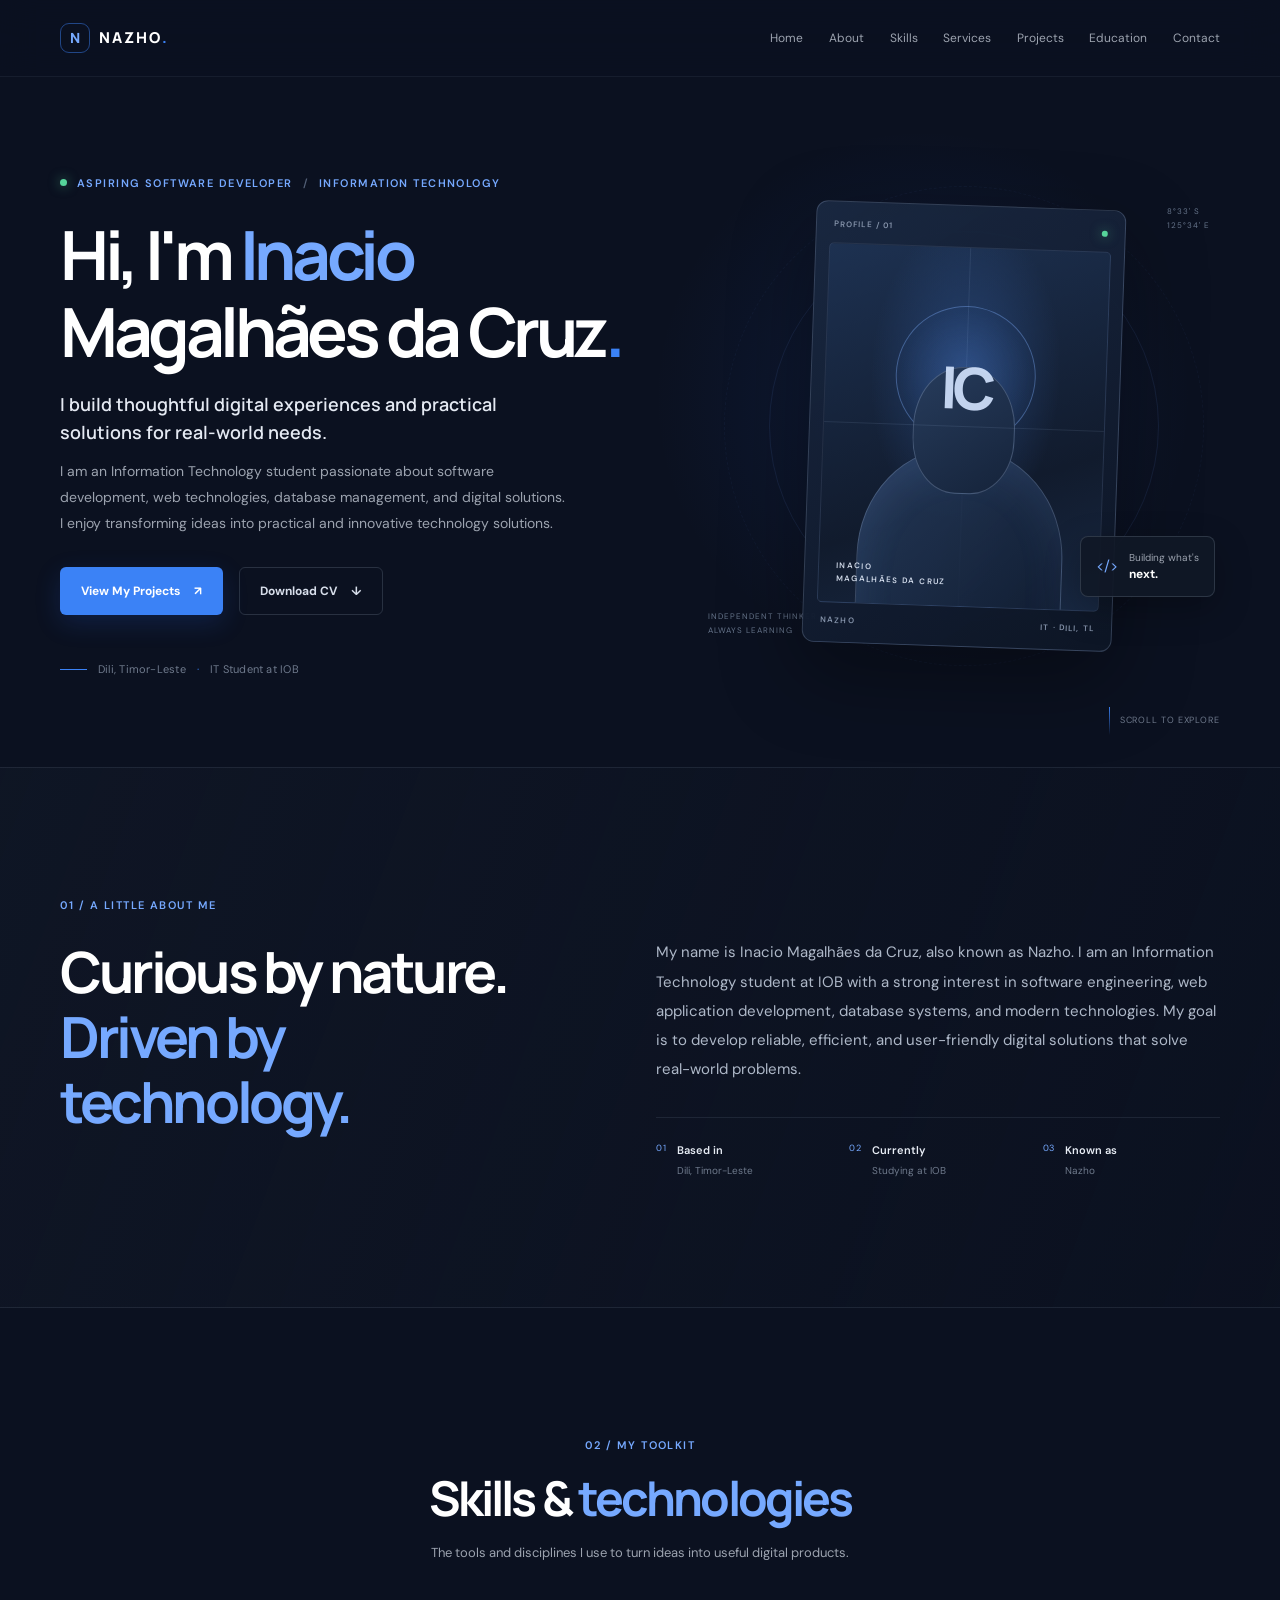
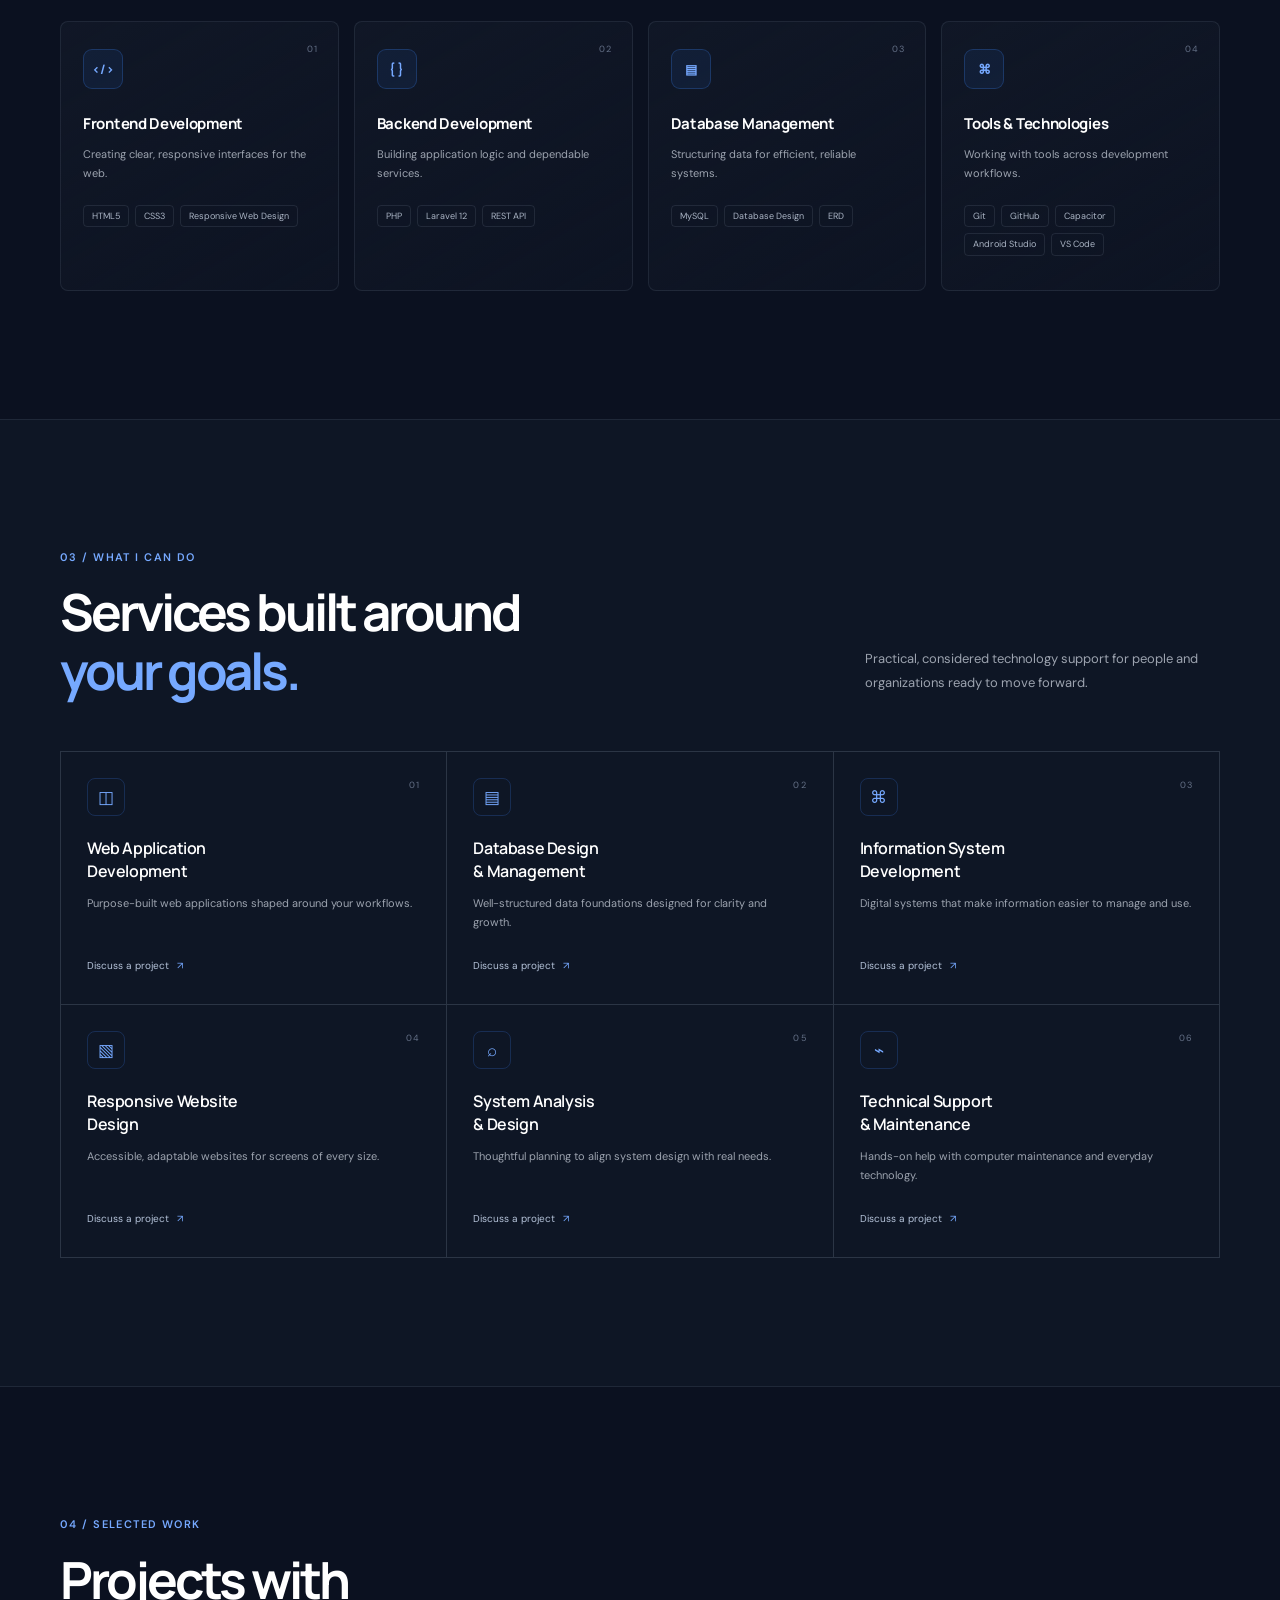
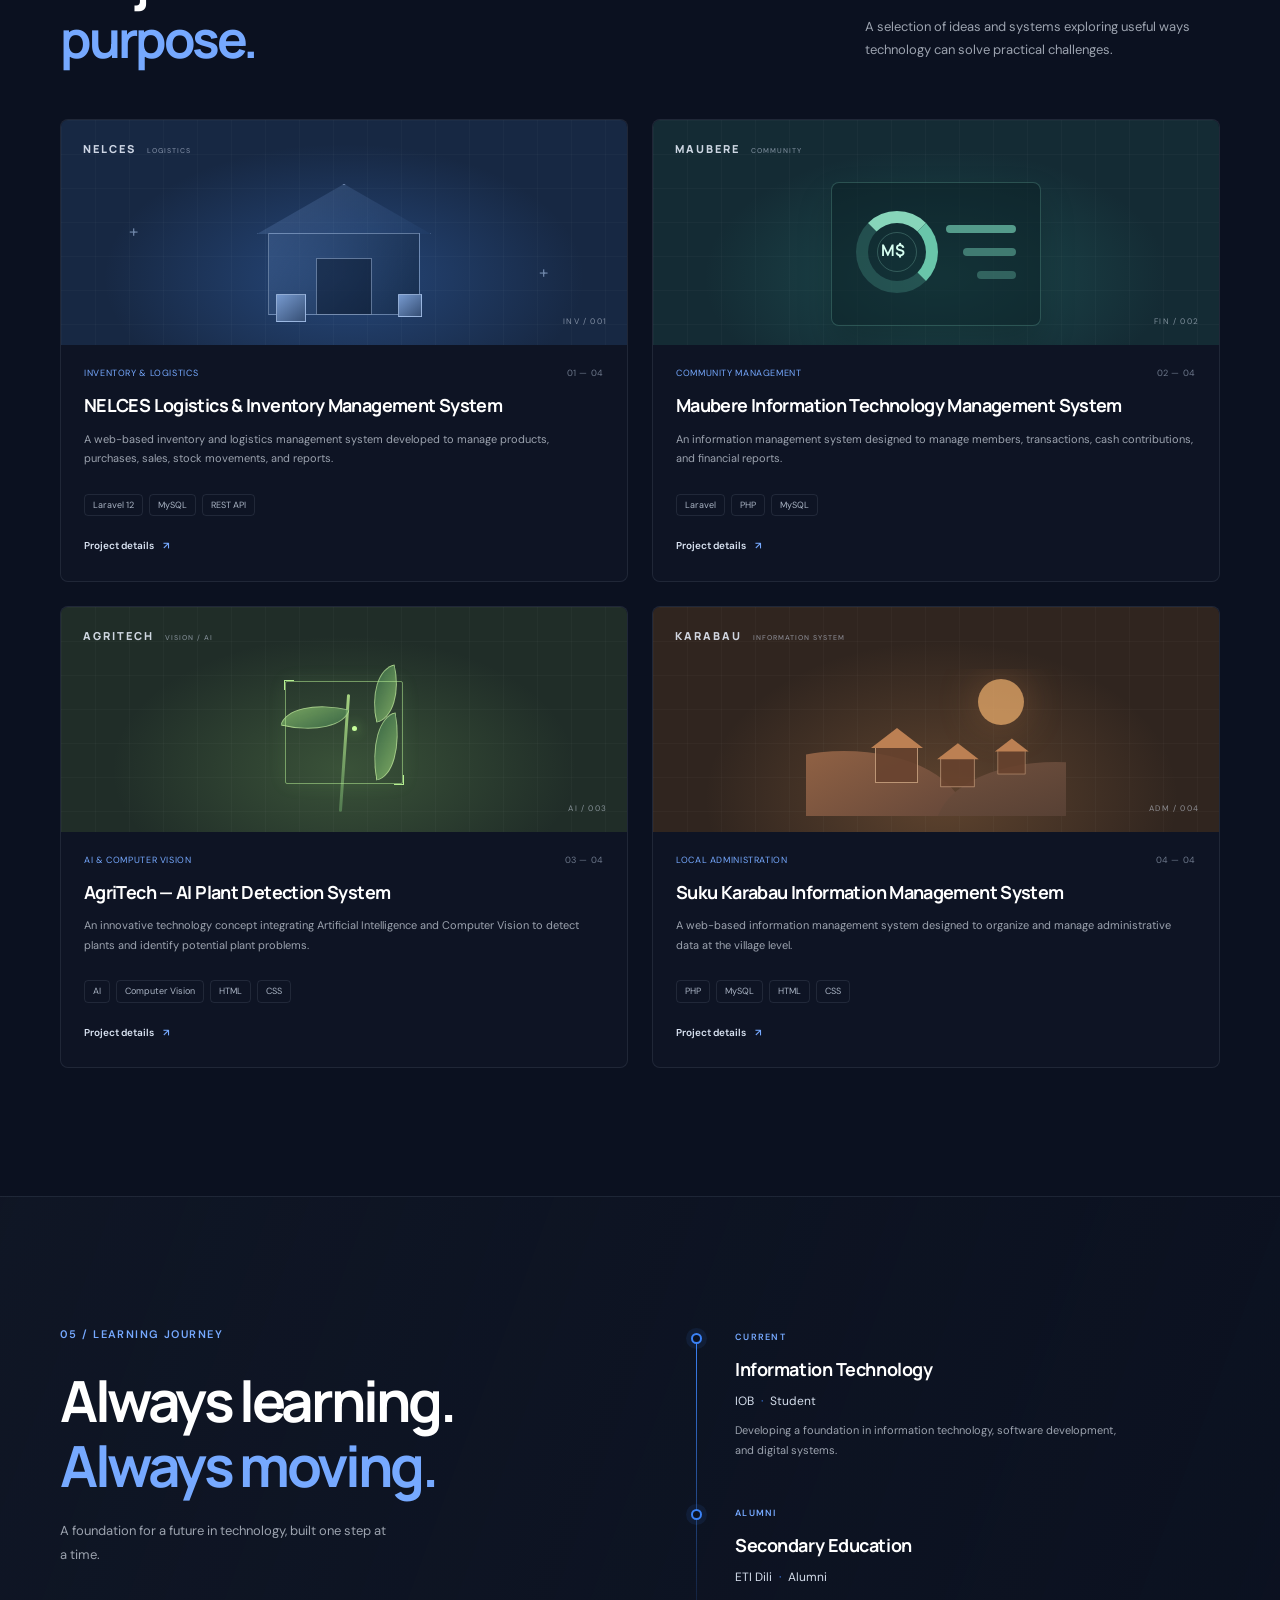
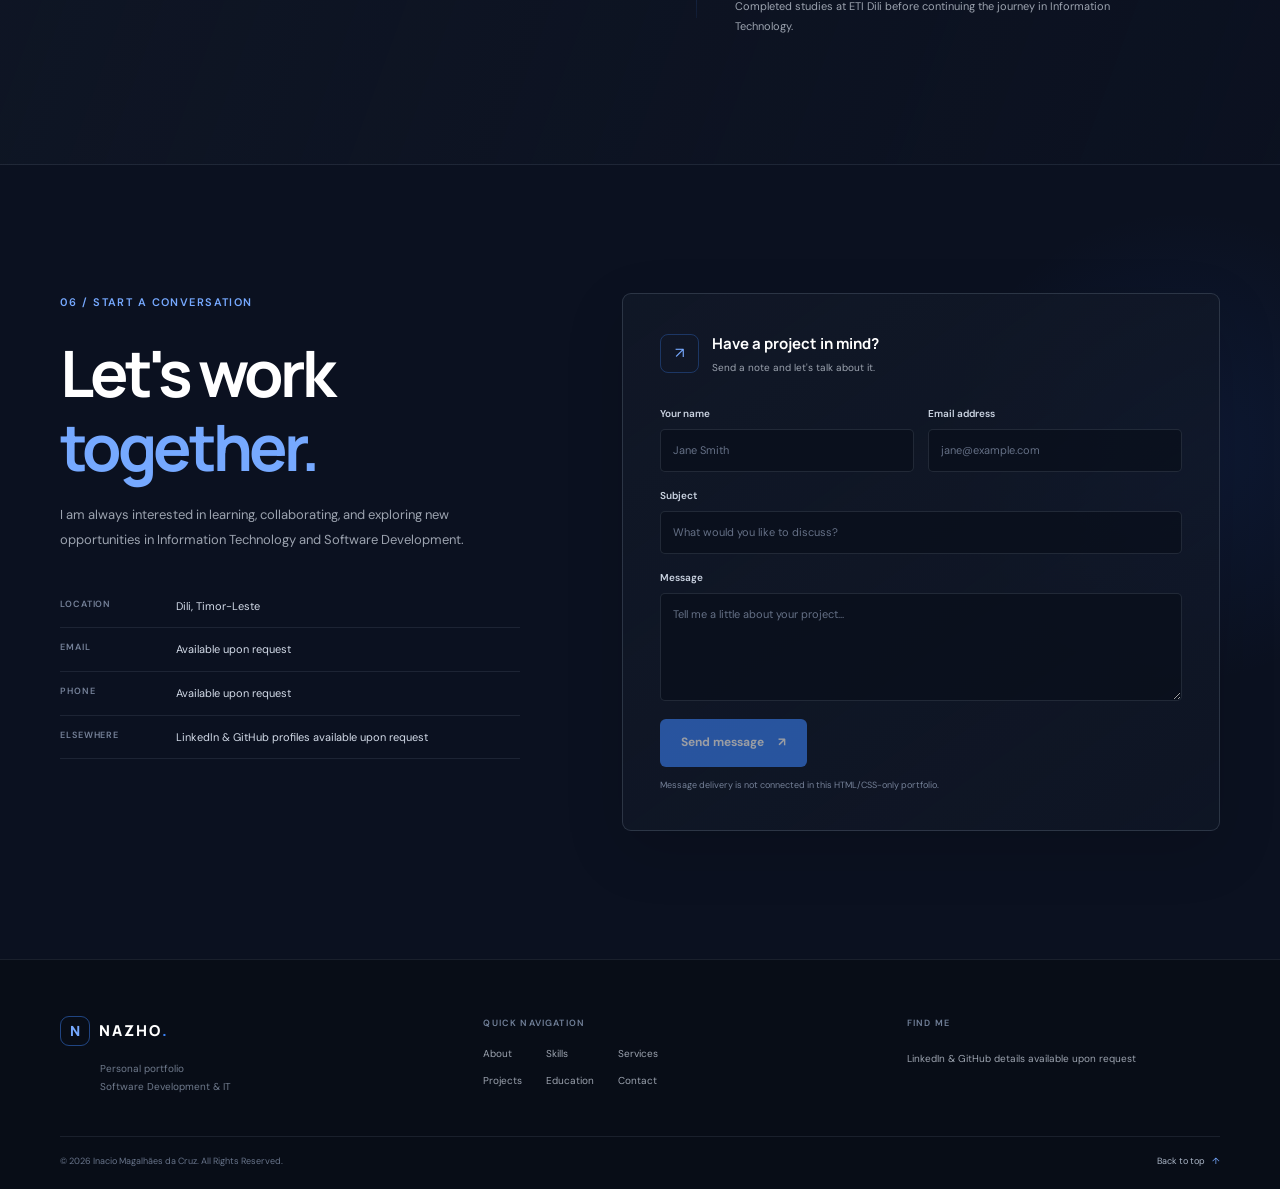
<file: index.html>
<!DOCTYPE html>
<html lang="en">
<head>
  <meta charset="UTF-8">
  <meta name="viewport" content="width=device-width, initial-scale=1.0">
  <meta name="theme-color" content="#0b1120">
  <meta name="description" content="The portfolio of Inacio Magalhães da Cruz, an aspiring software developer and Information Technology student in Dili, Timor-Leste.">
  <title>Inacio Magalhães da Cruz — Software Developer</title>
  <link rel="preconnect" href="https://fonts.googleapis.com">
  <link rel="preconnect" href="https://fonts.gstatic.com" crossorigin>
  <link href="https://fonts.googleapis.com/css2?family=DM+Sans:wght@400;500;600;700&family=Manrope:wght@400;500;600;700;800&display=swap" rel="stylesheet">
  <link rel="stylesheet" href="css/style.css">
</head>
<body>
  <header class="site-header">
    <div class="container header-inner">
      <a class="brand" href="#home" aria-label="Nazho home"><span class="brand-mark">N</span> NAZHO<span class="brand-period">.</span></a>
      <nav class="desktop-nav" aria-label="Main navigation">
        <a href="#home">Home</a>
        <a href="#about">About</a>
        <a href="#skills">Skills</a>
        <a href="#services">Services</a>
        <a href="#projects">Projects</a>
        <a href="#education">Education</a>
        <a href="#contact">Contact</a>
      </nav>
      <details class="mobile-menu">
        <summary aria-label="Open navigation menu"><span></span><span></span><span></span></summary>
        <nav class="mobile-nav" aria-label="Mobile navigation">
          <a href="#home">Home</a>
          <a href="#about">About</a>
          <a href="#skills">Skills</a>
          <a href="#services">Services</a>
          <a href="#projects">Projects</a>
          <a href="#education">Education</a>
          <a href="#contact">Contact</a>
        </nav>
      </details>
    </div>
  </header>

  <main>
    <section class="hero section" id="home">
      <div class="hero-glow" aria-hidden="true"></div>
      <div class="container hero-layout">
        <div class="hero-copy">
          <p class="eyebrow"><span class="status-dot"></span> Aspiring Software Developer <span class="eyebrow-divider">/</span> Information Technology</p>
          <h1>Hi, I'm <span>Inacio</span><br>Magalhães da Cruz<span class="accent">.</span></h1>
          <p class="hero-lead">I build thoughtful digital experiences and practical solutions for real-world needs.</p>
          <p class="hero-description">I am an Information Technology student passionate about software development, web technologies, database management, and digital solutions. I enjoy transforming ideas into practical and innovative technology solutions.</p>
          <div class="hero-actions">
            <a class="button button-primary" href="#projects">View My Projects <span aria-hidden="true">↗</span></a>
            <a class="button button-quiet" href="data:text/plain;charset=utf-8,Inacio%20Magalh%C3%A3es%20da%20Cruz%20%28Nazho%29%0AAspiring%20Software%20Developer%20%7C%20Information%20Technology%0ADili%2C%20Timor-Leste%0A%0APROFILE%0AInformation%20Technology%20student%20at%20IOB%20interested%20in%20software%20engineering%2C%20web%20application%20development%2C%20database%20systems%2C%20and%20user-friendly%20digital%20solutions.%0A%0AEDUCATION%0AInformation%20Technology%20%E2%80%94%20IOB%20%28Current%20Student%29%0AETI%20Dili%20%28Alumni%29%0A%0ASKILLS%0AHTML5%2C%20CSS3%2C%20Responsive%20Web%20Design%2C%20PHP%2C%20Laravel%2012%2C%20REST%20API%2C%20MySQL%2C%20Database%20Design%2C%20Git%2C%20GitHub%2C%20Capacitor%2C%20Android%20Studio%2C%20Visual%20Studio%20Code%0A%0ASELECTED%20PROJECTS%0ANELCES%20Logistics%20%26%20Inventory%20Management%20System%0AMaubere%20Information%20Technology%20Management%20System%0AAgriTech%20%E2%80%94%20AI%20Plant%20Detection%20System%0ASuku%20Karabau%20Information%20Management%20System" download="Inacio-Magalhaes-da-Cruz-CV.txt">Download CV <span aria-hidden="true">↓</span></a>
          </div>
          <div class="hero-meta">
            <span class="meta-line"></span>
            <span>Dili, Timor-Leste</span>
            <span class="meta-separator">·</span>
            <span>IT Student at IOB</span>
          </div>
        </div>
        <div class="hero-visual">
          <div class="visual-orbit orbit-one" aria-hidden="true"></div>
          <div class="visual-orbit orbit-two" aria-hidden="true"></div>
          <div class="portrait-card" role="img" aria-label="Profile placeholder for Inacio Magalhães da Cruz">
            <div class="portrait-topline"><span>PROFILE / 01</span><span class="portrait-signal"></span></div>
            <div class="portrait-art">
              <span class="portrait-sun"></span>
              <span class="portrait-initials">IC</span>
              <span class="portrait-silhouette"></span>
              <span class="portrait-caption">INACIO<br>MAGALHÃES DA CRUZ</span>
            </div>
            <div class="portrait-footer"><span>NAZHO</span><span>IT · DILI, TL</span></div>
          </div>
          <div class="floating-note"><span class="note-icon">&lt;/&gt;</span><span>Building what's<br><strong>next.</strong></span></div>
          <span class="visual-coordinate coordinate-top" aria-hidden="true">8°33' S<br>125°34' E</span>
          <span class="visual-coordinate coordinate-bottom" aria-hidden="true">INDEPENDENT THINKER<br>ALWAYS LEARNING</span>
        </div>
      </div>
      <a class="scroll-cue" href="#about"><span></span> Scroll to explore</a>
    </section>

    <section class="section about-section" id="about">
      <div class="container about-grid">
        <div class="section-heading">
          <p class="section-kicker">01 / A little about me</p>
          <h2>Curious by nature.<br><span>Driven by technology.</span></h2>
        </div>
        <div class="about-content">
          <p class="about-copy">My name is Inacio Magalhães da Cruz, also known as Nazho. I am an Information Technology student at IOB with a strong interest in software engineering, web application development, database systems, and modern technologies. My goal is to develop reliable, efficient, and user-friendly digital solutions that solve real-world problems.</p>
          <div class="about-facts">
            <div class="fact"><span class="fact-number">01</span><span><strong>Based in</strong><small>Dili, Timor-Leste</small></span></div>
            <div class="fact"><span class="fact-number">02</span><span><strong>Currently</strong><small>Studying at IOB</small></span></div>
            <div class="fact"><span class="fact-number">03</span><span><strong>Known as</strong><small>Nazho</small></span></div>
          </div>
        </div>
      </div>
    </section>

    <section class="section skills-section" id="skills">
      <div class="container">
        <div class="section-heading section-heading-centered">
          <p class="section-kicker">02 / My toolkit</p>
          <h2>Skills &amp; <span>technologies</span></h2>
          <p class="section-intro">The tools and disciplines I use to turn ideas into useful digital products.</p>
        </div>
        <div class="skills-grid">
          <article class="skill-card">
            <div class="card-index">01</div><div class="skill-icon" aria-hidden="true">&lt;/&gt;</div>
            <h3>Frontend Development</h3>
            <p>Creating clear, responsive interfaces for the web.</p>
            <ul class="tag-list"><li>HTML5</li><li>CSS3</li><li>Responsive Web Design</li></ul>
          </article>
          <article class="skill-card">
            <div class="card-index">02</div><div class="skill-icon" aria-hidden="true">{ }</div>
            <h3>Backend Development</h3>
            <p>Building application logic and dependable services.</p>
            <ul class="tag-list"><li>PHP</li><li>Laravel 12</li><li>REST API</li></ul>
          </article>
          <article class="skill-card">
            <div class="card-index">03</div><div class="skill-icon" aria-hidden="true">▤</div>
            <h3>Database Management</h3>
            <p>Structuring data for efficient, reliable systems.</p>
            <ul class="tag-list"><li>MySQL</li><li>Database Design</li><li>ERD</li></ul>
          </article>
          <article class="skill-card">
            <div class="card-index">04</div><div class="skill-icon" aria-hidden="true">⌘</div>
            <h3>Tools &amp; Technologies</h3>
            <p>Working with tools across development workflows.</p>
            <ul class="tag-list"><li>Git</li><li>GitHub</li><li>Capacitor</li><li>Android Studio</li><li>VS Code</li></ul>
          </article>
        </div>
      </div>
    </section>

    <section class="section services-section" id="services">
      <div class="container">
        <div class="section-heading section-heading-row">
          <div><p class="section-kicker">03 / What I can do</p><h2>Services built around<br><span>your goals.</span></h2></div>
          <p class="section-intro">Practical, considered technology support for people and organizations ready to move forward.</p>
        </div>
        <div class="services-grid">
          <article class="service-card"><span class="service-number">01</span><span class="service-symbol" aria-hidden="true">◫</span><h3>Web Application<br>Development</h3><p>Purpose-built web applications shaped around your workflows.</p><a href="#contact" aria-label="Discuss web application development">Discuss a project <span aria-hidden="true">↗</span></a></article>
          <article class="service-card"><span class="service-number">02</span><span class="service-symbol" aria-hidden="true">▤</span><h3>Database Design<br>&amp; Management</h3><p>Well-structured data foundations designed for clarity and growth.</p><a href="#contact" aria-label="Discuss database design and management">Discuss a project <span aria-hidden="true">↗</span></a></article>
          <article class="service-card"><span class="service-number">03</span><span class="service-symbol" aria-hidden="true">⌘</span><h3>Information System<br>Development</h3><p>Digital systems that make information easier to manage and use.</p><a href="#contact" aria-label="Discuss information system development">Discuss a project <span aria-hidden="true">↗</span></a></article>
          <article class="service-card"><span class="service-number">04</span><span class="service-symbol" aria-hidden="true">▧</span><h3>Responsive Website<br>Design</h3><p>Accessible, adaptable websites for screens of every size.</p><a href="#contact" aria-label="Discuss responsive website design">Discuss a project <span aria-hidden="true">↗</span></a></article>
          <article class="service-card"><span class="service-number">05</span><span class="service-symbol" aria-hidden="true">⌕</span><h3>System Analysis<br>&amp; Design</h3><p>Thoughtful planning to align system design with real needs.</p><a href="#contact" aria-label="Discuss system analysis and design">Discuss a project <span aria-hidden="true">↗</span></a></article>
          <article class="service-card"><span class="service-number">06</span><span class="service-symbol" aria-hidden="true">⌁</span><h3>Technical Support<br>&amp; Maintenance</h3><p>Hands-on help with computer maintenance and everyday technology.</p><a href="#contact" aria-label="Discuss technical support and maintenance">Discuss a project <span aria-hidden="true">↗</span></a></article>
        </div>
      </div>
    </section>

    <section class="section projects-section" id="projects">
      <div class="container">
        <div class="section-heading section-heading-row">
          <div><p class="section-kicker">04 / Selected work</p><h2>Projects with<br><span>purpose.</span></h2></div>
          <p class="section-intro">A selection of ideas and systems exploring useful ways technology can solve practical challenges.</p>
        </div>
        <div class="projects-grid">
          <article class="project-card project-large">
            <div class="project-art art-logistics" aria-hidden="true"><div class="art-label">NELCES <span>LOGISTICS</span></div><div class="warehouse-visual"><span class="warehouse-roof"></span><span class="warehouse-building"></span><span class="warehouse-door"></span><span class="warehouse-box box-one"></span><span class="warehouse-box box-two"></span></div><span class="art-cross cross-one">+</span><span class="art-cross cross-two">+</span><span class="art-code">INV / 001</span></div>
            <div class="project-content"><div class="project-topline"><span>Inventory &amp; logistics</span><span>01 — 04</span></div><h3>NELCES Logistics &amp; Inventory Management System</h3><p>A web-based inventory and logistics management system developed to manage products, purchases, sales, stock movements, and reports.</p><ul class="project-tags"><li>Laravel 12</li><li>MySQL</li><li>REST API</li></ul><a class="project-link" href="#contact" aria-label="Ask about the NELCES project">Project details <span aria-hidden="true">↗</span></a></div>
          </article>
          <article class="project-card">
            <div class="project-art art-maubere" aria-hidden="true"><div class="art-label">MAUBERE <span>COMMUNITY</span></div><div class="finance-visual"><span class="finance-ring"></span><span class="finance-bar bar-one"></span><span class="finance-bar bar-two"></span><span class="finance-bar bar-three"></span><span class="finance-value">M$</span></div><span class="art-code">FIN / 002</span></div>
            <div class="project-content"><div class="project-topline"><span>Community management</span><span>02 — 04</span></div><h3>Maubere Information Technology Management System</h3><p>An information management system designed to manage members, transactions, cash contributions, and financial reports.</p><ul class="project-tags"><li>Laravel</li><li>PHP</li><li>MySQL</li></ul><a class="project-link" href="#contact" aria-label="Ask about the Maubere project">Project details <span aria-hidden="true">↗</span></a></div>
          </article>
          <article class="project-card">
            <div class="project-art art-agritech" aria-hidden="true"><div class="art-label">AGRITECH <span>VISION / AI</span></div><div class="plant-visual"><span class="plant-stem"></span><span class="plant-leaf leaf-one"></span><span class="plant-leaf leaf-two"></span><span class="plant-leaf leaf-three"></span><span class="scan-frame"></span><span class="scan-point"></span></div><span class="art-code">AI / 003</span></div>
            <div class="project-content"><div class="project-topline"><span>AI &amp; computer vision</span><span>03 — 04</span></div><h3>AgriTech — AI Plant Detection System</h3><p>An innovative technology concept integrating Artificial Intelligence and Computer Vision to detect plants and identify potential plant problems.</p><ul class="project-tags"><li>AI</li><li>Computer Vision</li><li>HTML</li><li>CSS</li></ul><a class="project-link" href="#contact" aria-label="Ask about the AgriTech project">Project details <span aria-hidden="true">↗</span></a></div>
          </article>
          <article class="project-card project-large">
            <div class="project-art art-suku" aria-hidden="true"><div class="art-label">KARABAU <span>INFORMATION SYSTEM</span></div><div class="village-visual"><span class="village-hill hill-one"></span><span class="village-hill hill-two"></span><span class="village-house house-one"></span><span class="village-house house-two"></span><span class="village-house house-three"></span><span class="village-sun"></span></div><span class="art-code">ADM / 004</span></div>
            <div class="project-content"><div class="project-topline"><span>Local administration</span><span>04 — 04</span></div><h3>Suku Karabau Information Management System</h3><p>A web-based information management system designed to organize and manage administrative data at the village level.</p><ul class="project-tags"><li>PHP</li><li>MySQL</li><li>HTML</li><li>CSS</li></ul><a class="project-link" href="#contact" aria-label="Ask about the Suku Karabau project">Project details <span aria-hidden="true">↗</span></a></div>
          </article>
        </div>
      </div>
    </section>

    <section class="section education-section" id="education">
      <div class="container education-layout">
        <div class="section-heading"><p class="section-kicker">05 / Learning journey</p><h2>Always learning.<br><span>Always moving.</span></h2><p class="section-intro">A foundation for a future in technology, built one step at a time.</p></div>
        <div class="timeline">
          <article class="timeline-item"><span class="timeline-dot"></span><p class="timeline-date">CURRENT</p><h3>Information Technology</h3><p class="timeline-school">IOB <span>·</span> Student</p><p class="timeline-description">Developing a foundation in information technology, software development, and digital systems.</p></article>
          <article class="timeline-item"><span class="timeline-dot"></span><p class="timeline-date">ALUMNI</p><h3>Secondary Education</h3><p class="timeline-school">ETI Dili <span>·</span> Alumni</p><p class="timeline-description">Completed studies at ETI Dili before continuing the journey in Information Technology.</p></article>
        </div>
      </div>
    </section>

    <section class="section contact-section" id="contact">
      <div class="container contact-layout">
        <div class="contact-copy">
          <p class="section-kicker">06 / Start a conversation</p>
          <h2>Let's work<br><span>together.</span></h2>
          <p class="contact-intro">I am always interested in learning, collaborating, and exploring new opportunities in Information Technology and Software Development.</p>
          <div class="contact-details">
            <div class="contact-detail"><span class="detail-label">LOCATION</span><span>Dili, Timor-Leste</span></div>
            <div class="contact-detail"><span class="detail-label">EMAIL</span><span>Available upon request</span></div>
            <div class="contact-detail"><span class="detail-label">PHONE</span><span>Available upon request</span></div>
            <div class="contact-detail"><span class="detail-label">ELSEWHERE</span><span>LinkedIn &amp; GitHub profiles available upon request</span></div>
          </div>
        </div>
        <div class="contact-form-wrap">
          <div class="form-heading"><span class="form-mark" aria-hidden="true">↗</span><div><h3>Have a project in mind?</h3><p>Send a note and let's talk about it.</p></div></div>
          <form class="contact-form" action="#contact" method="get">
            <div class="form-row">
              <div class="form-field"><label for="name">Your name</label><input id="name" name="name" type="text" placeholder="Jane Smith" autocomplete="name" required></div>
              <div class="form-field"><label for="email">Email address</label><input id="email" name="email" type="email" placeholder="jane@example.com" autocomplete="email" required></div>
            </div>
            <div class="form-field"><label for="subject">Subject</label><input id="subject" name="subject" type="text" placeholder="What would you like to discuss?" required></div>
            <div class="form-field"><label for="message">Message</label><textarea id="message" name="message" rows="4" placeholder="Tell me a little about your project..." required></textarea></div>
            <button class="button button-primary form-submit" type="button" disabled>Send message <span aria-hidden="true">↗</span></button>
            <p class="form-note">Message delivery is not connected in this HTML/CSS-only portfolio.</p>
          </form>
        </div>
      </div>
    </section>
  </main>

  <footer class="site-footer">
    <div class="container">
      <div class="footer-main">
        <div class="footer-brand-block"><a class="brand" href="#home"><span class="brand-mark">N</span> NAZHO<span class="brand-period">.</span></a><p>Personal portfolio<br>Software Development &amp; IT</p></div>
        <div class="footer-nav-block"><p class="footer-label">QUICK NAVIGATION</p><nav class="footer-nav" aria-label="Footer navigation"><a href="#about">About</a><a href="#skills">Skills</a><a href="#services">Services</a><a href="#projects">Projects</a><a href="#education">Education</a><a href="#contact">Contact</a></nav></div>
        <div class="footer-social"><p class="footer-label">FIND ME</p><span>LinkedIn &amp; GitHub details available upon request</span></div>
      </div>
      <div class="footer-bottom"><span>© 2026 Inacio Magalhães da Cruz. All Rights Reserved.</span><a href="#home">Back to top <span aria-hidden="true">↑</span></a></div>
    </div>
  </footer>
</body>
</html>
</file>
<file: css/style.css>
:root {
  color-scheme: dark;
  --bg: #0b1120;
  --surface: #111827;
  --surface-raised: #151f31;
  --line: rgba(148, 163, 184, 0.13);
  --line-strong: rgba(148, 163, 184, 0.22);
  --text: #fff;
  --muted: #9ca3af;
  --dim: #6f7a8c;
  --accent: #3b82f6;
  --accent-light: #76a9ff;
  --font-body: "DM Sans", sans-serif;
  --font-display: "Manrope", sans-serif;
  --space-section: clamp(5.5rem, 10vw, 9rem);
  --container: 1160px;
}

* { box-sizing: border-box; }
html { scroll-behavior: smooth; scroll-padding-top: 6rem; }
body { margin: 0; background: var(--bg); color: var(--text); font-family: var(--font-body); font-size: 15px; line-height: 1.7; -webkit-font-smoothing: antialiased; }
body::selection { color: #fff; background: #2563eb; }
a { color: inherit; text-decoration: none; }
button, input, textarea { font: inherit; }
button, a, summary { -webkit-tap-highlight-color: transparent; }
button:focus-visible, a:focus-visible, summary:focus-visible, input:focus-visible, textarea:focus-visible { outline: 2px solid var(--accent-light); outline-offset: 4px; }
.container { width: min(var(--container), calc(100% - 3rem)); margin-inline: auto; }
.section { position: relative; padding-block: var(--space-section); scroll-margin-top: 5rem; }

.site-header { position: sticky; z-index: 20; top: 0; border-bottom: 1px solid rgba(148, 163, 184, 0.09); background: rgba(11, 17, 32, 0.88); backdrop-filter: blur(18px); }
.header-inner { min-height: 76px; display: flex; align-items: center; justify-content: space-between; gap: 2rem; }
.brand { display: inline-flex; align-items: center; gap: 9px; font-family: var(--font-display); font-size: 15px; font-weight: 800; letter-spacing: .13em; }
.brand-mark { display: grid; width: 30px; height: 30px; place-items: center; border: 1px solid rgba(59, 130, 246, .48); border-radius: 9px; color: var(--accent-light); font-size: 14px; letter-spacing: 0; }
.brand-period { margin-left: -9px; color: var(--accent); }
.desktop-nav { display: flex; align-items: center; gap: clamp(1rem, 2vw, 1.75rem); }
.desktop-nav a, .footer-nav a { color: var(--muted); font-size: 12px; transition: color .2s ease; }
.desktop-nav a:hover, .footer-nav a:hover { color: var(--text); }
.mobile-menu { display: none; }

.hero { min-height: 690px; display: flex; align-items: center; overflow: hidden; padding-block: 6rem 5.5rem; }
.hero-glow { position: absolute; top: 6%; right: 6%; width: 560px; height: 560px; border-radius: 50%; background: radial-gradient(circle, rgba(37, 99, 235, .12), transparent 68%); pointer-events: none; }
.hero-layout { position: relative; z-index: 1; display: grid; grid-template-columns: 1.08fr .92fr; align-items: center; gap: 3rem; }
.eyebrow, .section-kicker { margin: 0 0 1.5rem; color: var(--accent-light); font-size: 11px; font-weight: 600; letter-spacing: .13em; text-transform: uppercase; }
.eyebrow { display: flex; align-items: center; gap: 10px; }
.status-dot, .portrait-signal { display: inline-block; width: 7px; height: 7px; border-radius: 50%; background: #56d49b; box-shadow: 0 0 12px rgba(86, 212, 155, .6); }
.eyebrow-divider { color: #536077; }
h1, h2, h3, p { margin-top: 0; }
h1, h2, h3 { font-family: var(--font-display); }
.hero h1 { max-width: 700px; margin-bottom: 1.25rem; font-size: clamp(2.75rem, 5.3vw, 4.65rem); font-weight: 700; letter-spacing: -.065em; line-height: 1.13; }
.hero h1 > span:first-child, .section-heading h2 span, .contact-copy h2 span { color: var(--accent-light); }
.hero h1 .accent { color: var(--accent); }
.hero-lead { max-width: 510px; margin-bottom: .75rem; color: #e4e9f2; font-family: var(--font-display); font-size: clamp(1.02rem, 1.4vw, 1.23rem); font-weight: 600; line-height: 1.6; }
.hero-description { max-width: 510px; margin-bottom: 1.9rem; color: var(--muted); font-size: 14px; line-height: 1.85; }
.hero-actions { display: flex; flex-wrap: wrap; align-items: center; gap: 1rem; }
.button { display: inline-flex; min-height: 48px; align-items: center; justify-content: center; gap: 14px; padding: 0 20px; border: 1px solid transparent; border-radius: 6px; cursor: pointer; font-size: 12px; font-weight: 700; transition: transform .2s ease, background .2s ease, border-color .2s ease, box-shadow .2s ease; }
.button:hover { transform: translateY(-2px); }
.button-primary { background: var(--accent); color: #fff; box-shadow: 0 8px 26px rgba(37, 99, 235, .18); }
.button-primary:hover { background: #2563eb; box-shadow: 0 12px 30px rgba(37, 99, 235, .28); }
.button:disabled { cursor: not-allowed; opacity: .58; transform: none; box-shadow: none; }
.button-quiet { border-color: var(--line-strong); color: #d7deea; }
.button-quiet:hover { border-color: rgba(118, 169, 255, .6); background: rgba(59, 130, 246, .07); }
.hero-meta { display: flex; align-items: center; gap: 11px; margin-top: 2.8rem; color: var(--dim); font-size: 11px; letter-spacing: .02em; }
.meta-line { width: 27px; height: 1px; background: var(--accent); }
.meta-separator { color: var(--accent); }
.hero-visual { position: relative; display: grid; min-height: 450px; place-items: center; }
.visual-orbit { position: absolute; border: 1px solid rgba(86, 123, 194, .14); border-radius: 50%; }
.orbit-one { width: 390px; height: 390px; }
.orbit-two { width: 480px; height: 480px; border-style: dashed; opacity: .48; }
.portrait-card { position: relative; z-index: 1; width: min(310px, 72vw); padding: 13px; border: 1px solid rgba(162, 183, 218, .24); border-radius: 12px; background: linear-gradient(145deg, rgba(26, 40, 65, .95), rgba(13, 22, 38, .98)); box-shadow: 0 30px 80px rgba(0, 0, 0, .35); transform: rotate(2deg); }
.portrait-topline, .portrait-footer { display: flex; align-items: center; justify-content: space-between; color: #8593aa; font-size: 8px; font-weight: 600; letter-spacing: .14em; }
.portrait-topline { padding: 3px 4px 11px; }
.portrait-signal { width: 6px; height: 6px; }
.portrait-art { position: relative; display: grid; height: 360px; overflow: hidden; place-items: center; border: 1px solid rgba(170, 190, 225, .12); border-radius: 5px; background: radial-gradient(ellipse at 50% 35%, rgba(52, 94, 163, .48), transparent 48%), linear-gradient(160deg, #1d3151, #111b2d 66%, #182842); }
.portrait-art::before, .portrait-art::after { position: absolute; width: 1px; height: 100%; background: rgba(174, 197, 235, .11); content: ""; }
.portrait-art::after { width: 100%; height: 1px; }
.portrait-sun { position: absolute; top: 58px; width: 140px; height: 140px; border: 1px solid rgba(123, 167, 241, .4); border-radius: 50%; background: radial-gradient(circle, rgba(81, 132, 218, .24), rgba(59, 130, 246, .03) 68%); }
.portrait-initials { position: absolute; z-index: 2; top: 90px; color: rgba(212, 228, 255, .9); font-family: var(--font-display); font-size: 58px; font-weight: 800; letter-spacing: -.09em; }
.portrait-silhouette { position: absolute; bottom: -72px; width: 206px; height: 230px; border: 1px solid rgba(177, 200, 237, .25); border-radius: 48% 48% 0 0; background: linear-gradient(135deg, rgba(45, 70, 107, .72), rgba(13, 23, 41, .96)); box-shadow: inset 0 14px 40px rgba(123, 167, 241, .1); }
.portrait-silhouette::before { position: absolute; top: -82px; left: 50%; width: 100px; height: 125px; border: 1px solid rgba(177, 200, 237, .26); border-radius: 48% 48% 43% 43%; background: linear-gradient(145deg, #273c5c, #15233a); content: ""; transform: translateX(-50%); }
.portrait-caption { position: absolute; z-index: 3; bottom: 17px; left: 17px; color: rgba(228, 237, 252, .9); font-size: 8px; font-weight: 600; letter-spacing: .17em; line-height: 1.6; }
.portrait-footer { padding: 11px 4px 2px; }
.floating-note { position: absolute; z-index: 3; right: 1%; bottom: 12%; display: flex; align-items: center; gap: 11px; padding: 13px 15px; border: 1px solid var(--line-strong); border-radius: 8px; background: rgba(17, 24, 39, .92); box-shadow: 0 12px 35px rgba(0, 0, 0, .25); color: var(--muted); font-size: 10px; line-height: 1.5; }
.floating-note strong { color: #fff; font-size: 12px; }
.note-icon { color: var(--accent-light); font-size: 15px; }
.visual-coordinate { position: absolute; color: #67758b; font-size: 8px; letter-spacing: .12em; line-height: 1.7; }
.coordinate-top { top: 1%; right: 2%; }
.coordinate-bottom { bottom: 3%; left: 0; }
.scroll-cue { position: absolute; right: max(1.5rem, calc((100vw - var(--container)) / 2)); bottom: 2rem; display: flex; align-items: center; gap: 10px; color: var(--dim); font-size: 9px; letter-spacing: .1em; text-transform: uppercase; }
.scroll-cue span { display: block; width: 1px; height: 28px; background: linear-gradient(var(--accent), transparent); }

.about-section { border-top: 1px solid var(--line); border-bottom: 1px solid var(--line); background: linear-gradient(110deg, rgba(17, 24, 39, .62), rgba(11, 17, 32, .2)); }
.about-grid { display: grid; grid-template-columns: .92fr 1.08fr; gap: clamp(3rem, 9vw, 8rem); align-items: start; }
.section-heading h2, .contact-copy h2 { margin-bottom: 0; font-size: clamp(2.2rem, 4.5vw, 3.55rem); font-weight: 700; letter-spacing: -.06em; line-height: 1.15; }
.about-copy { margin: 2.65rem 0 2rem; color: #aeb8c8; font-size: 15px; line-height: 1.95; }
.about-facts { display: grid; grid-template-columns: repeat(3, 1fr); gap: 1rem; padding-top: 1.45rem; border-top: 1px solid var(--line); }
.fact { display: flex; gap: 10px; align-items: flex-start; }
.fact-number { color: var(--accent-light); font-size: 9px; letter-spacing: .1em; }
.fact strong, .fact small { display: block; }
.fact strong { margin-bottom: 2px; color: #e8edf5; font-size: 11px; font-weight: 600; }
.fact small { color: var(--dim); font-size: 10px; }

.skills-section { background: var(--bg); }
.section-heading-centered { margin: 0 auto 3.5rem; text-align: center; }
.section-heading-centered .section-kicker { margin-bottom: 1rem; }
.section-heading-centered h2 { font-size: clamp(2.2rem, 4vw, 3rem); }
.section-intro { max-width: 470px; margin: 1rem 0 0; color: var(--muted); font-size: 13px; line-height: 1.8; }
.section-heading-centered .section-intro { margin-inline: auto; }
.skills-grid { display: grid; grid-template-columns: repeat(4, 1fr); gap: 15px; }
.skill-card { position: relative; min-height: 270px; padding: 27px 22px 22px; border: 1px solid var(--line); border-radius: 8px; background: linear-gradient(150deg, rgba(17, 24, 39, .92), rgba(17, 24, 39, .42)); transition: transform .25s ease, border-color .25s ease, background .25s ease; }
.skill-card:hover { transform: translateY(-5px); border-color: rgba(59, 130, 246, .42); background: linear-gradient(150deg, rgba(22, 35, 57, .98), rgba(17, 24, 39, .58)); }
.card-index { position: absolute; top: 20px; right: 20px; color: #647086; font-size: 9px; letter-spacing: .1em; }
.skill-icon { display: grid; width: 40px; height: 40px; margin-bottom: 1.4rem; place-items: center; border: 1px solid rgba(59, 130, 246, .25); border-radius: 9px; background: rgba(59, 130, 246, .08); color: var(--accent-light); font-family: var(--font-display); font-size: 13px; font-weight: 700; }
.skill-card h3 { margin-bottom: .55rem; font-size: 15px; font-weight: 700; letter-spacing: -.02em; }
.skill-card p { min-height: 40px; margin-bottom: 1.2rem; color: var(--muted); font-size: 11px; line-height: 1.7; }
.tag-list, .project-tags { display: flex; flex-wrap: wrap; gap: 6px; margin: 0; padding: 0; list-style: none; }
.tag-list li, .project-tags li { padding: 4px 8px; border: 1px solid rgba(148, 163, 184, .14); border-radius: 4px; color: #aab4c4; font-size: 9px; line-height: 1.4; }

.services-section { border-block: 1px solid var(--line); background: #0e1625; }
.section-heading-row { display: flex; align-items: end; justify-content: space-between; gap: 2rem; margin-bottom: 3.2rem; }
.section-heading-row .section-kicker { margin-bottom: 1rem; }
.section-heading-row h2 { font-size: clamp(2.25rem, 4vw, 3.25rem); }
.section-heading-row .section-intro { max-width: 355px; margin: 0 0 6px; }
.services-grid { display: grid; grid-template-columns: repeat(3, 1fr); border-top: 1px solid var(--line-strong); border-left: 1px solid var(--line-strong); }
.service-card { position: relative; min-height: 253px; padding: 26px 26px 22px; border-right: 1px solid var(--line-strong); border-bottom: 1px solid var(--line-strong); transition: background .2s ease; }
.service-card:hover { background: rgba(59, 130, 246, .045); }
.service-number { position: absolute; top: 26px; right: 26px; color: #657187; font-size: 9px; letter-spacing: .12em; }
.service-symbol { display: grid; width: 38px; height: 38px; margin-bottom: 1.3rem; place-items: center; border: 1px solid rgba(59, 130, 246, .22); border-radius: 8px; color: var(--accent-light); font-size: 17px; }
.service-card h3 { margin-bottom: .65rem; font-size: 16px; font-weight: 600; letter-spacing: -.025em; line-height: 1.45; }
.service-card p { min-height: 42px; margin-bottom: 1rem; color: var(--muted); font-size: 11px; line-height: 1.7; }
.service-card a { color: #b6c4da; font-size: 10px; transition: color .2s ease; }
.service-card a span { padding-left: 5px; color: var(--accent-light); }
.service-card a:hover { color: #fff; }

.projects-section { background: var(--bg); }
.projects-grid { display: grid; grid-template-columns: repeat(2, 1fr); gap: 24px; }
.project-card { overflow: hidden; border: 1px solid var(--line); border-radius: 8px; background: rgba(17, 24, 39, .66); transition: transform .25s ease, border-color .25s ease; }
.project-card:hover { transform: translateY(-4px); border-color: rgba(59, 130, 246, .36); }
.project-art { position: relative; display: flex; min-height: 225px; overflow: hidden; align-items: center; justify-content: center; isolation: isolate; }
.project-art::before { position: absolute; z-index: -1; inset: 0; background-image: linear-gradient(rgba(255,255,255,.025) 1px, transparent 1px), linear-gradient(90deg, rgba(255,255,255,.025) 1px, transparent 1px); background-size: 34px 34px; content: ""; }
.art-label { position: absolute; top: 20px; left: 22px; color: rgba(235, 242, 255, .86); font-family: var(--font-display); font-size: 11px; font-weight: 800; letter-spacing: .18em; }
.art-label span { margin-left: 7px; color: rgba(220, 230, 249, .5); font-family: var(--font-body); font-size: 7px; font-weight: 500; letter-spacing: .14em; }
.art-code { position: absolute; right: 20px; bottom: 16px; color: rgba(226, 236, 252, .52); font-size: 8px; letter-spacing: .15em; }
.art-logistics { background: radial-gradient(ellipse at 50% 70%, rgba(58, 114, 198, .42), transparent 60%), #172843; }
.warehouse-visual { position: relative; width: 230px; height: 142px; margin-top: 45px; }
.warehouse-roof { position: absolute; top: 0; left: 28px; width: 174px; height: 50px; border: 1px solid rgba(182, 208, 247, .62); border-bottom: 0; background: linear-gradient(140deg, rgba(133, 171, 230, .24), rgba(41, 79, 132, .15)); clip-path: polygon(50% 0, 100% 100%, 0 100%); }
.warehouse-building { position: absolute; top: 49px; left: 39px; width: 152px; height: 82px; border: 1px solid rgba(182, 208, 247, .45); background: linear-gradient(120deg, rgba(113, 154, 216, .23), rgba(21, 43, 74, .82)); }
.warehouse-door { position: absolute; bottom: 11px; left: 87px; width: 56px; height: 57px; border: 1px solid rgba(182, 208, 247, .46); background: rgba(9, 20, 37, .44); }
.warehouse-box { position: absolute; z-index: 2; bottom: 4px; width: 30px; height: 28px; border: 1px solid rgba(181, 207, 244, .66); background: linear-gradient(140deg, #7699ce, #364f75); }
.box-one { left: 47px; }.box-two { right: 37px; bottom: 9px; width: 24px; height: 23px; }
.art-cross { position: absolute; color: rgba(179, 205, 244, .55); font-size: 17px; }.cross-one { top: 43%; left: 12%; }.cross-two { right: 14%; bottom: 26%; }
.art-maubere { background: radial-gradient(ellipse at 50% 70%, rgba(50, 145, 137, .32), transparent 58%), #142b34; }
.finance-visual { position: relative; width: 210px; height: 144px; margin-top: 43px; border: 1px solid rgba(131, 215, 198, .24); border-radius: 8px; background: rgba(12, 31, 38, .55); box-shadow: 0 18px 35px rgba(0,0,0,.2); }
.finance-ring { position: absolute; top: 28px; left: 24px; width: 82px; height: 82px; border: 12px solid rgba(99, 190, 170, .24); border-right-color: #69c5aa; border-top-color: #87d5ba; border-radius: 50%; }
.finance-ring::after { position: absolute; inset: 9px; border: 1px solid rgba(151, 221, 202, .25); border-radius: 50%; content: ""; }
.finance-value { position: absolute; top: 54px; left: 49px; color: #d7fff1; font-family: var(--font-display); font-size: 16px; font-weight: 700; }
.finance-bar { position: absolute; right: 24px; width: 62px; height: 8px; border-radius: 5px; background: rgba(113, 202, 177, .7); }.bar-one { top: 42px; width: 70px; }.bar-two { top: 65px; width: 53px; opacity: .7; }.bar-three { top: 88px; width: 39px; opacity: .48; }
.art-agritech { background: radial-gradient(ellipse at 50% 72%, rgba(118, 168, 95, .3), transparent 58%), #202d28; }
.plant-visual { position: relative; width: 175px; height: 155px; margin-top: 42px; }
.plant-stem { position: absolute; bottom: 6px; left: 86px; width: 3px; height: 118px; border-radius: 4px; background: linear-gradient(#a6d381, #527a50); transform: rotate(4deg); }
.plant-leaf { position: absolute; width: 64px; height: 31px; border: 1px solid rgba(193, 230, 158, .68); border-radius: 100% 0 100% 0; background: linear-gradient(145deg, rgba(156, 207, 116, .78), rgba(44, 99, 70, .7)); }
.leaf-one { top: 39px; left: 26px; transform: rotate(13deg); }.leaf-two { top: 68px; right: 14px; transform: rotate(80deg) scaleX(-1); }.leaf-three { top: 15px; right: 20px; width: 53px; transform: rotate(77deg) scaleX(-1); }
.scan-frame { position: absolute; top: 18px; left: 28px; width: 118px; height: 103px; border: 1px solid rgba(185, 241, 150, .52); border-radius: 2px; box-shadow: 0 0 18px rgba(138, 220, 117, .1); }
.scan-frame::before, .scan-frame::after { position: absolute; width: 9px; height: 9px; border-color: #b5ef90; border-style: solid; content: ""; }.scan-frame::before { top: -2px; left: -2px; border-width: 1px 0 0 1px; }.scan-frame::after { right: -2px; bottom: -2px; border-width: 0 1px 1px 0; }
.scan-point { position: absolute; top: 63px; left: 95px; width: 5px; height: 5px; border-radius: 50%; background: #c8ff9b; box-shadow: 0 0 12px #9bdd76; }
.art-suku { background: radial-gradient(ellipse at 51% 85%, rgba(226, 153, 89, .26), transparent 58%), #30251f; }
.village-visual { position: relative; width: 260px; height: 147px; margin-top: 47px; overflow: hidden; }
.village-sun { position: absolute; top: 10px; right: 42px; width: 46px; height: 46px; border-radius: 50%; background: rgba(245, 180, 111, .7); box-shadow: 0 0 42px rgba(237, 155, 87, .28); }
.village-hill { position: absolute; bottom: -67px; width: 240px; height: 132px; border-radius: 50% 50% 0 0; }.hill-one { left: -82px; background: linear-gradient(150deg, #9d6947, #523c35); }.hill-two { right: -110px; bottom: -78px; background: linear-gradient(160deg, #72513e, #382d29); }
.village-house { position: absolute; z-index: 1; bottom: 33px; width: 43px; height: 38px; border: 1px solid rgba(255, 215, 173, .55); background: rgba(104, 67, 46, .88); }.village-house::before { position: absolute; top: -18px; left: -5px; width: 0; height: 0; border-right: 26px solid transparent; border-bottom: 20px solid #bc8053; border-left: 26px solid transparent; content: ""; }.house-one { left: 69px; }.house-two { left: 130px; bottom: 25px; transform: scale(.8); }.house-three { left: 184px; bottom: 35px; transform: scale(.65); }
.project-content { padding: 21px 23px 23px; }
.project-topline { display: flex; justify-content: space-between; gap: 1rem; margin-bottom: 11px; color: var(--accent-light); font-size: 9px; letter-spacing: .07em; text-transform: uppercase; }
.project-topline span:last-child { color: #6c778a; }
.project-content h3 { max-width: 470px; margin-bottom: .7rem; font-size: 18px; font-weight: 700; letter-spacing: -.035em; line-height: 1.45; }
.project-content > p { min-height: 48px; margin-bottom: 1rem; color: var(--muted); font-size: 11px; line-height: 1.8; }
.project-tags { margin-bottom: 1rem; }
.project-link { display: inline-flex; align-items: center; gap: 9px; color: #dbe5f4; font-size: 10px; font-weight: 600; }
.project-link span { color: var(--accent-light); transition: transform .2s ease; }.project-link:hover span { transform: translate(2px, -2px); }

.education-section { border-block: 1px solid var(--line); background: linear-gradient(110deg, rgba(17, 24, 39, .68), rgba(11, 17, 32, .2)); }
.education-layout { display: grid; grid-template-columns: 1fr 1fr; gap: clamp(3rem, 8vw, 7rem); }
.education-layout .section-intro { max-width: 330px; margin-top: 1.3rem; }
.timeline { position: relative; padding: 5px 0 0 29px; }
.timeline::before { position: absolute; top: 14px; bottom: 18px; left: 5px; width: 1px; background: linear-gradient(var(--accent), rgba(59, 130, 246, .08)); content: ""; }
.timeline-item { position: relative; padding: 0 0 2.8rem 15px; }
.timeline-item:last-child { padding-bottom: 0; }
.timeline-dot { position: absolute; top: 3px; left: -29px; width: 11px; height: 11px; border: 2px solid var(--accent); border-radius: 50%; background: var(--bg); box-shadow: 0 0 0 5px rgba(59, 130, 246, .09); }
.timeline-date { margin-bottom: .55rem; color: var(--accent-light); font-size: 9px; font-weight: 600; letter-spacing: .14em; }
.timeline-item h3 { margin-bottom: .4rem; font-size: 18px; letter-spacing: -.025em; }
.timeline-school { margin-bottom: .6rem; color: #d4ddeb; font-size: 12px; }.timeline-school span { padding: 0 4px; color: var(--accent); }
.timeline-description { max-width: 390px; margin-bottom: 0; color: var(--muted); font-size: 11px; line-height: 1.8; }

.contact-section { overflow: hidden; }
.contact-section::before { position: absolute; top: 4%; right: -12%; width: 500px; height: 500px; border-radius: 50%; background: radial-gradient(circle, rgba(37, 99, 235, .1), transparent 67%); content: ""; pointer-events: none; }
.contact-layout { position: relative; display: grid; grid-template-columns: .87fr 1.13fr; gap: clamp(3rem, 8vw, 7rem); align-items: start; }
.contact-copy h2 { margin-bottom: 1.25rem; font-size: clamp(2.7rem, 5vw, 4rem); }
.contact-intro { max-width: 405px; margin-bottom: 2rem; color: var(--muted); font-size: 13px; line-height: 1.9; }
.contact-details { display: grid; gap: 0; }
.contact-detail { display: grid; grid-template-columns: 100px 1fr; gap: 1rem; padding: 12px 0; border-bottom: 1px solid var(--line); color: #d3dbe8; font-size: 11px; }
.detail-label { color: #758198; font-size: 9px; font-weight: 600; letter-spacing: .1em; }
.contact-form-wrap { padding: clamp(1.5rem, 3vw, 2.3rem); border: 1px solid var(--line-strong); border-radius: 9px; background: linear-gradient(145deg, rgba(17, 24, 39, .93), rgba(17, 24, 39, .64)); box-shadow: 0 20px 60px rgba(0, 0, 0, .14); }
.form-heading { display: flex; align-items: center; gap: 13px; margin-bottom: 1.8rem; }
.form-mark { display: grid; width: 39px; height: 39px; flex: 0 0 auto; place-items: center; border: 1px solid rgba(59, 130, 246, .3); border-radius: 8px; color: var(--accent-light); }
.form-heading h3 { margin-bottom: 2px; font-size: 15px; }.form-heading p { margin-bottom: 0; color: var(--muted); font-size: 10px; }
.contact-form { display: grid; gap: 15px; }
.form-row { display: grid; grid-template-columns: 1fr 1fr; gap: 14px; }
.form-field { display: grid; gap: 7px; }
.form-field label { color: #cbd4e2; font-size: 10px; font-weight: 600; }
.form-field input, .form-field textarea { width: 100%; border: 1px solid rgba(148, 163, 184, .17); border-radius: 5px; background: rgba(9, 15, 27, .7); color: var(--text); font-size: 11px; transition: border-color .2s ease, background .2s ease; }
.form-field input { height: 43px; padding: 0 12px; }.form-field textarea { min-height: 108px; padding: 11px 12px; resize: vertical; }
.form-field input::placeholder, .form-field textarea::placeholder { color: #657086; }
.form-field input:focus, .form-field textarea:focus { border-color: rgba(59, 130, 246, .7); background: rgba(9, 15, 27, .95); outline: none; }
.form-submit { width: fit-content; margin-top: 3px; }
.form-note { margin: -4px 0 0; color: #758198; font-size: 9px; }

.site-footer { padding: 3.5rem 0 1.25rem; border-top: 1px solid var(--line); background: #080d17; }
.footer-main { display: grid; grid-template-columns: 1fr 1fr .8fr; gap: 2rem; padding-bottom: 2.5rem; }
.footer-brand-block > p { margin: 14px 0 0 40px; color: var(--dim); font-size: 10px; line-height: 1.8; }
.footer-label { margin-bottom: 14px; color: #718099; font-size: 9px; font-weight: 600; letter-spacing: .13em; }
.footer-nav { display: grid; grid-template-columns: repeat(3, max-content); gap: 10px 24px; }
.footer-nav a { font-size: 10px; }
.footer-social > span { color: #9ca3af; font-size: 10px; }
.footer-bottom { display: flex; align-items: center; justify-content: space-between; gap: 1rem; padding-top: 17px; border-top: 1px solid var(--line); color: #68748a; font-size: 9px; }
.footer-bottom a { color: #aab5c6; transition: color .2s ease; }.footer-bottom a:hover { color: var(--accent-light); }.footer-bottom a span { margin-left: 5px; color: var(--accent-light); }

@media (max-width: 1000px) {
  :root { --container: 900px; }
  .desktop-nav { gap: 1rem; }.desktop-nav a { font-size: 11px; }
  .hero { min-height: 650px; }.hero-layout { gap: 1.5rem; }
  .hero-visual { transform: scale(.9); }
  .skills-grid { grid-template-columns: repeat(2, 1fr); }
  .skill-card { min-height: 245px; }
  .service-card { padding-inline: 20px; }
}

@media (max-width: 760px) {
  .container { width: min(var(--container), calc(100% - 2.5rem)); }
  .header-inner { min-height: 68px; }
  .desktop-nav { display: none; }
  .mobile-menu { position: relative; display: block; }
  .mobile-menu summary { display: grid; width: 42px; height: 42px; align-content: center; justify-items: center; gap: 5px; border: 1px solid var(--line-strong); border-radius: 7px; cursor: pointer; list-style: none; }
  .mobile-menu summary::-webkit-details-marker { display: none; }
  .mobile-menu summary span { width: 16px; height: 1px; background: #dbe4f3; transition: transform .2s ease; }
  .mobile-menu[open] summary span:first-child { transform: translateY(3px) rotate(45deg); }
  .mobile-menu[open] summary span:nth-child(2) { opacity: 0; }
  .mobile-menu[open] summary span:last-child { transform: translateY(-9px) rotate(-45deg); }
  .mobile-nav { position: absolute; top: calc(100% + 13px); right: 0; display: grid; width: min(280px, calc(100vw - 2.5rem)); padding: 8px; border: 1px solid var(--line-strong); border-radius: 8px; background: #111827; box-shadow: 0 20px 45px rgba(0,0,0,.4); }
  .mobile-nav a { padding: 11px 12px; border-radius: 4px; color: #bdc8d9; font-size: 12px; transition: background .2s ease, color .2s ease; }
  .mobile-nav a:hover { background: rgba(59, 130, 246, .1); color: #fff; }
  .hero { min-height: auto; padding-block: 5.5rem 5rem; }
  .hero-layout { grid-template-columns: 1fr; gap: 2rem; }
  .hero-copy { max-width: 620px; }
  .hero h1 { font-size: clamp(2.8rem, 8vw, 4rem); }
  .hero-visual { min-height: 420px; margin-top: 5px; transform: none; }
  .orbit-one { width: 340px; height: 340px; }.orbit-two { width: 420px; height: 420px; }
  .portrait-art { height: 315px; }
  .portrait-card { width: 275px; }
  .scroll-cue { display: none; }
  .about-grid, .education-layout, .contact-layout { grid-template-columns: 1fr; gap: 2.5rem; }
  .about-copy { margin-top: 0; }
  .section-heading-row { align-items: start; flex-direction: column; gap: 1rem; }
  .section-heading-row .section-intro { max-width: 500px; }
  .services-grid { grid-template-columns: repeat(2, 1fr); }
  .service-card { min-height: 245px; }
  .projects-grid { gap: 18px; }
  .project-art { min-height: 195px; }
  .project-content { padding: 18px; }
  .project-content h3 { font-size: 16px; }
  .project-content > p { min-height: 70px; }
  .footer-main { grid-template-columns: 1fr 1fr; }.footer-social { grid-column: 2; }
}

@media (max-width: 540px) {
  :root { --space-section: 5rem; }
  .container { width: calc(100% - 2rem); }
  .hero { padding-block: 4rem 3.5rem; }
  .eyebrow { flex-wrap: wrap; row-gap: 5px; font-size: 9px; }
  .hero h1 { font-size: clamp(2.45rem, 11vw, 3.4rem); }
  .hero-lead { font-size: 1rem; }
  .hero-description { font-size: 13px; }
  .hero-actions { align-items: stretch; flex-direction: column; max-width: 260px; gap: 10px; }
  .hero-meta { flex-wrap: wrap; margin-top: 1.8rem; font-size: 10px; }
  .hero-visual { min-height: 380px; }
  .portrait-card { width: 250px; }.portrait-art { height: 290px; }
  .orbit-one { width: 300px; height: 300px; }.orbit-two { width: 360px; height: 360px; }
  .floating-note { right: -3%; bottom: 6%; }.coordinate-top { right: -1%; }.coordinate-bottom { left: -1%; }
  .section-heading h2, .section-heading-row h2 { font-size: 2.25rem; }
  .about-facts { grid-template-columns: 1fr; gap: 12px; }
  .skills-grid { grid-template-columns: 1fr; gap: 11px; }
  .skill-card { min-height: 0; padding: 22px; }
  .skill-card p { min-height: 0; }
  .services-grid { grid-template-columns: 1fr; }
  .service-card { min-height: 220px; padding: 23px; }
  .projects-grid { grid-template-columns: 1fr; }
  .project-art { min-height: 205px; }
  .project-content > p { min-height: 0; }
  .project-topline { font-size: 8px; }
  .contact-detail { grid-template-columns: 82px 1fr; font-size: 10px; }
  .contact-form-wrap { padding: 1.25rem; }
  .form-row { grid-template-columns: 1fr; }
  .footer-main { grid-template-columns: 1fr; gap: 1.8rem; }
  .footer-social { grid-column: auto; }
  .footer-nav { grid-template-columns: repeat(2, max-content); }
  .footer-bottom { align-items: flex-start; flex-direction: column; }
}

@media (prefers-reduced-motion: reduce) {
  *, *::before, *::after { scroll-behavior: auto !important; transition-duration: .01ms !important; animation-duration: .01ms !important; animation-iteration-count: 1 !important; }
}
</file>
